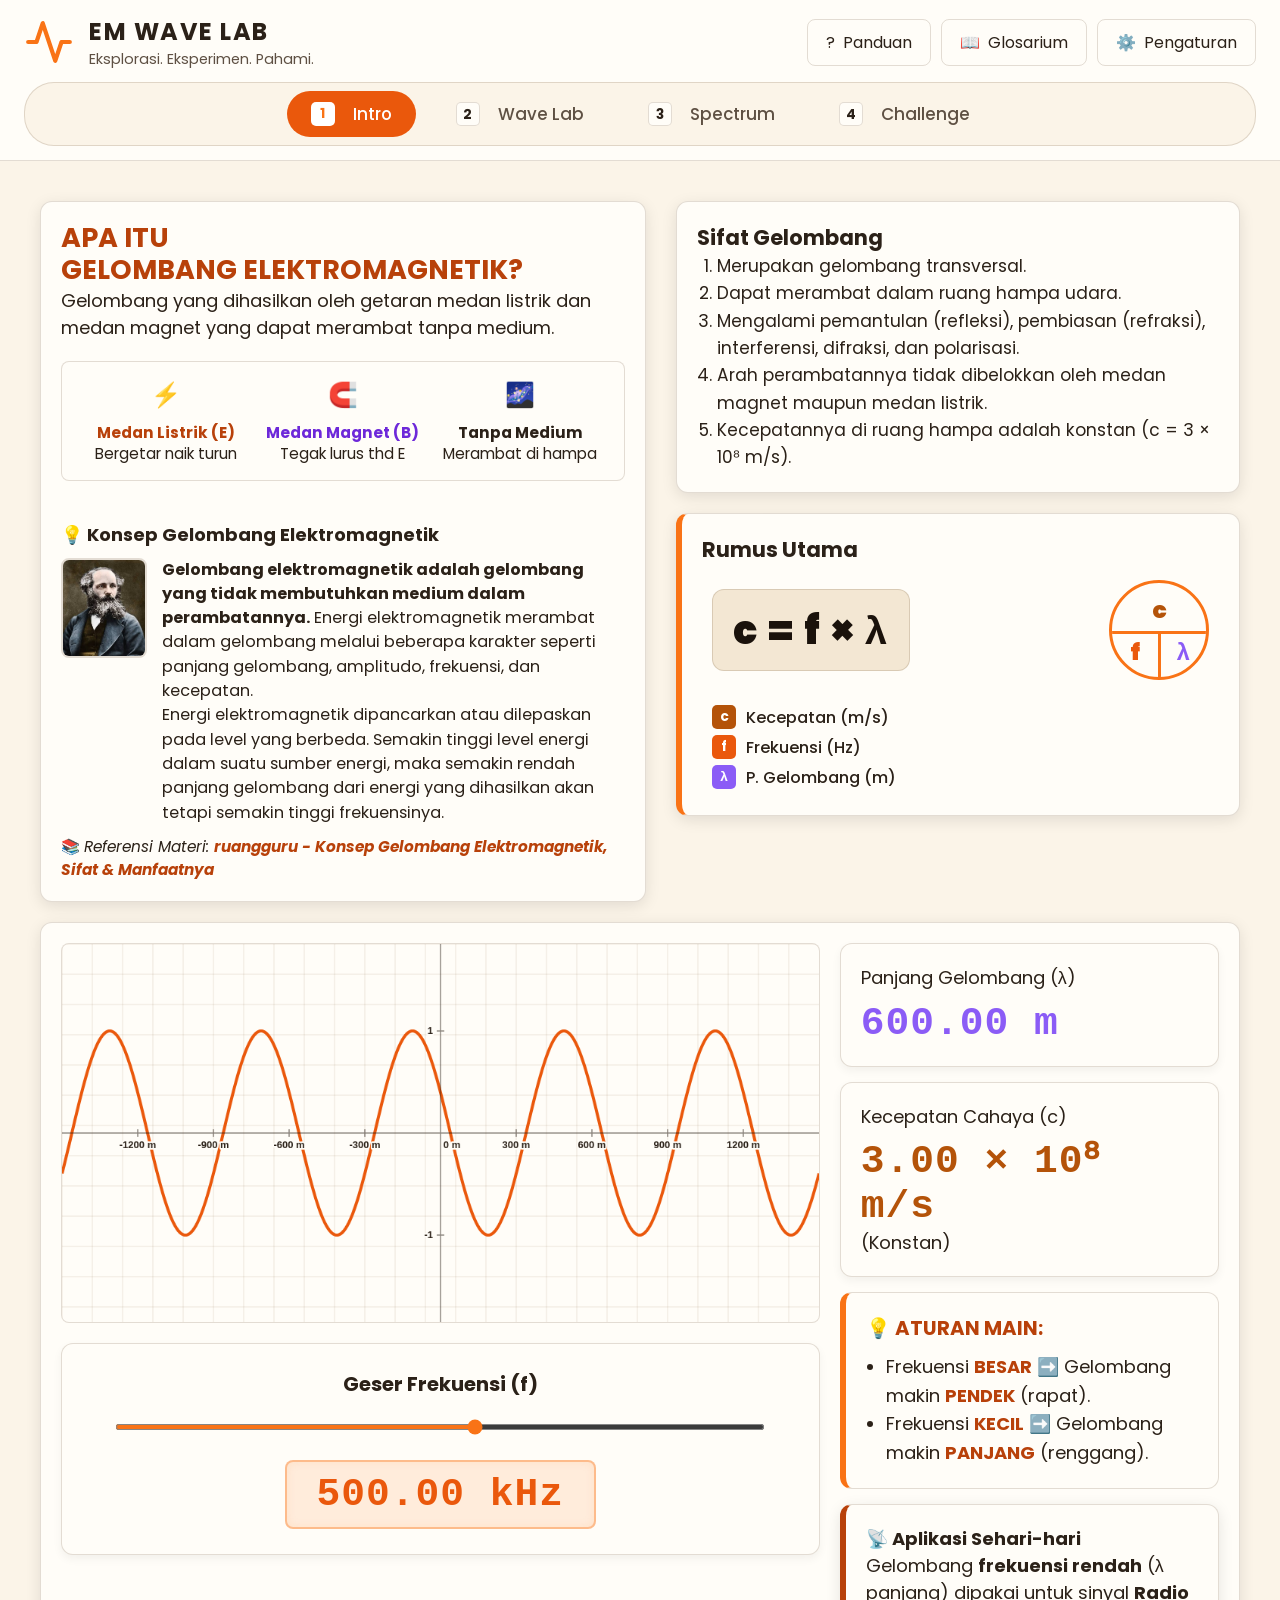
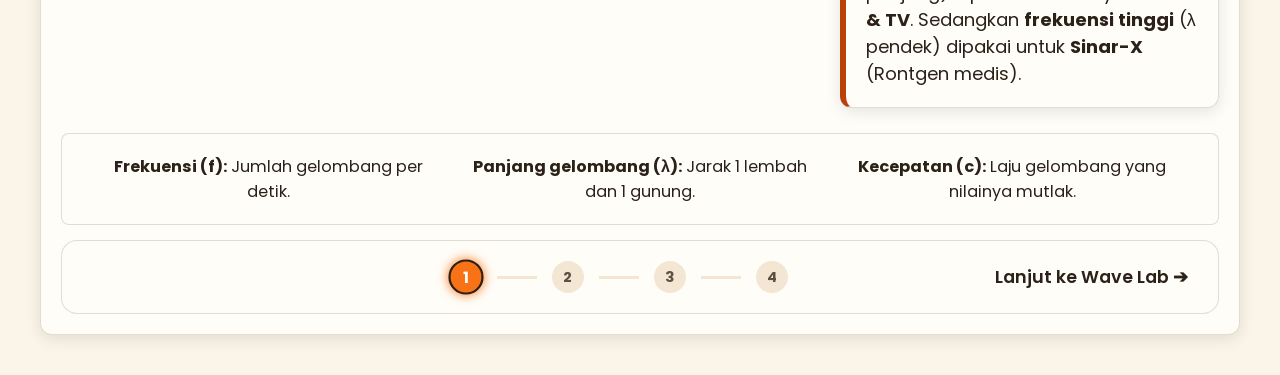
<file: index.html>
<!doctype html>
<html lang="id">
  <head>
    <meta charset="UTF-8" />
    <meta name="viewport" content="width=device-width, initial-scale=1.0" />
    <title>EM WAVE LAB - Interactive</title>
    <link href="https://fonts.googleapis.com/css2?family=Poppins:wght@300;400;500;600;700&display=swap" rel="stylesheet" />
    <link rel="stylesheet" href="css/base.css" />
    <link rel="stylesheet" href="css/Page1.css" />
    <link rel="stylesheet" href="css/Page2.css" />
    <link rel="stylesheet" href="css/Page3.css" />
    <link rel="stylesheet" href="css/Page4.css" />
    <link rel="stylesheet" href="css/responsive.css" />
  </head>
  <body>
    <header class="top-header">
      <div class="logo">
        <svg class="pulse-icon" viewBox="0 0 24 24" fill="none" stroke="currentColor" stroke-width="2" stroke-linecap="round" stroke-linejoin="round">
          <path d="M22 12h-4l-3 9L9 3l-3 9H2"></path>
        </svg>
        <div class="logo-text">
          <h1>EM WAVE LAB</h1>
          <p data-i18n="logo_sub">Eksplorasi. Eksperimen. Pahami.</p>
        </div>
      </div>

      <nav class="nav-links">
        <button class="nav-btn active" data-goto="1"><span class="badge">1</span> <span data-i18n="nav_intro">Intro</span></button>
        <button class="nav-btn" data-goto="2"><span class="badge">2</span> <span data-i18n="nav_lab">Wave Lab</span></button>
        <button class="nav-btn" data-goto="3"><span class="badge">3</span> <span data-i18n="nav_spec">Spectrum</span></button>
        <button class="nav-btn" data-goto="4"><span class="badge">4</span> <span data-i18n="nav_challenge">Challenge</span></button>
      </nav>

      <div class="top-actions">
        <button class="action-btn" data-modal-open="modal-panduan"><span>?</span> <span data-i18n="btn_guide">Panduan</span></button>
        <button class="action-btn" data-modal-open="modal-glosarium"><span>📖</span> <span data-i18n="btn_glossary">Glosarium</span></button>
        <button class="action-btn" data-modal-open="modal-pengaturan"><span>⚙️</span> <span data-i18n="btn_settings">Pengaturan</span></button>
      </div>
    </header>

    <div id="modal-panduan" class="modal-overlay">
      <div class="modal-content">
        <div class="modal-header">
          <h3>? <span data-i18n="modal_guide_title">Panduan Penggunaan</span></h3>
          <button class="close-btn" data-modal-close>✕</button>
        </div>
        <div class="modal-body">
          <p><strong data-i18n="modal_guide_p1">Page 1 (Intro):</strong> <span data-i18n="modal_guide_d1"></span></p>
          <p><strong data-i18n="modal_guide_p2">Page 2 (Wave Lab):</strong> <span data-i18n="modal_guide_d2"></span></p>
          <p><strong data-i18n="modal_guide_p3">Page 3 (Spectrum):</strong> <span data-i18n="modal_guide_d3"></span></p>
          <p><strong data-i18n="modal_guide_p4">Page 4 (Challenge):</strong> <span data-i18n="modal_guide_d4"></span></p>
        </div>
      </div>
    </div>

    <div id="modal-glosarium" class="modal-overlay">
      <div class="modal-content">
        <div class="modal-header">
          <h3>📖 <span data-i18n="btn_glossary">Glosarium</span></h3>
          <button class="close-btn" data-modal-close>✕</button>
        </div>
        <div class="modal-body">
          <ul>
            <li><strong data-i18n="glo_freq_title">Frekuensi (f):</strong> <span data-i18n="glo_freq_desc"></span></li>
            <li><strong data-i18n="glo_wave_title">Panjang Gelombang (λ):</strong> <span data-i18n="glo_wave_desc"></span></li>
            <li><strong data-i18n="glo_amp_title">Amplitudo (A):</strong> <span data-i18n="glo_amp_desc"></span></li>
          </ul>
        </div>
      </div>
    </div>

    <div id="modal-pengaturan" class="modal-overlay">
      <div class="modal-content">
        <div class="modal-header">
          <h3>⚙️ <span data-i18n="btn_settings">Pengaturan</span></h3>
          <button class="close-btn" data-modal-close>✕</button>
        </div>
        <div class="modal-body settings-body">
          <div class="setting-item">
            <div>
              <strong data-i18n="set_lang">Bahasa / Language</strong>
              <p class="text-sm" data-i18n="set_lang_desc"></p>
            </div>
            <button class="toggle-btn" id="btn-lang">ID</button>
          </div>
          <div class="setting-item">
            <div>
              <strong data-i18n="set_perf">Kualitas Animasi</strong>
              <p class="text-sm" data-i18n="set_perf_desc"></p>
            </div>
            <button class="toggle-btn" id="btn-fps">60 FPS</button>
          </div>
        </div>
      </div>
    </div>

    <!-- Page 1-4 dimuat otomatis dari folder pages/ -->
    <main id="app"></main>

    <script type="module" src="js/Main/App.js"></script>
  </body>
</html>
</file>
<file: css/base.css>
/* ===== VARIABEL, RESET, HEADER, MODAL, KOMPONEN BERSAMA ===== */
:root {
  /* ===== PALET TUNGGAL: KREM + ORANYE (tanpa dark mode) ===== */
  --bg-color: #FBF4E8;        /* krem hangat: latar halaman */
  --card-bg: #FFFDF8;         /* krem sangat terang: latar kartu */
  --card-bg-light: #F3E7D3;   /* krem lebih tua: aksen, tombol nonaktif */

  --primary: #F97316;         /* oranye: tombol, garis, latar aktif */
  --primary-hover: #EA580C;   /* oranye tua: hover */
  --primary-text: #B8410A;    /* oranye gelap: KHUSUS teks (kontras >5:1 di atas krem) */

  --cyan: #B8410A;            /* nama lama; dipakai untuk Medan Listrik (E) */
  --orange: #D97706;
  --purple: #6D28D9;          /* Medan Magnet (B), ungu tua agar terbaca */
  --green: #15803D;

  --text-main: #2B2118;       /* cokelat hampir hitam: teks utama (kontras >14:1) */
  --text-muted: #5E5043;      /* cokelat sedang: teks sekunder (kontras >7:1) */
  --text-highlight: #1A120B;

  --border: rgba(80, 50, 20, 0.16);
  --border-light: rgba(80, 50, 20, 0.28);
  --border-color: var(--border);   /* alias: Page1.css memakai nama ini */
  --text-color: var(--text-main);  /* alias: Page1.css memakai nama ini */
  --modal-bg: rgba(43, 33, 24, 0.55);

  --locked-bg: linear-gradient(135deg, rgba(249,115,22,0.08) 0%, rgba(217,119,6,0.08) 100%);
  --locked-border: rgba(249, 115, 22, 0.35);
  --locked-title: #B8410A;

  --base-font: 18px;
}

* { margin: 0; padding: 0; box-sizing: border-box; font-family: "Poppins", sans-serif; }
body {
  background-color: var(--bg-color); color: var(--text-main);
  overflow-x: hidden; font-size: var(--base-font);
  transition: background-color 0.3s, color 0.3s;
}

/* ---- Utilities ---- */
.cyan-text { color: var(--cyan); }
.purple-text { color: var(--purple); }
.orange-text { color: var(--orange); }
.green-text { color: var(--green); }
.highlight-text { color: var(--text-highlight); }
.dim-text { color: var(--text-muted); font-weight: normal; font-size: 0.9em; }
.font-bold { font-weight: 600; }
.mb-2 { margin-bottom: 10px; }
.mb-4 { margin-bottom: 20px; }
.text-sm { font-size: 0.95rem; line-height: 1.6; color: var(--text-muted); }
.text-lg { font-size: 1.1rem; line-height: 1.6; color: var(--text-muted); }
.bg-blue { background: var(--primary); } /* Kelas bernama bg-blue sekarang akan memunculkan warna Oranye */

/* ---- Modal ---- */
.modal-overlay {
  position: fixed; inset: 0; background: var(--modal-bg); display: none; z-index: 1000;
  align-items: center; justify-content: center; opacity: 0; transition: opacity 0.3s;
}
.modal-overlay.active { display: flex; opacity: 1; }
.modal-content {
  background: var(--card-bg); padding: 30px; border-radius: 16px; border: 1px solid var(--border);
  min-width: 400px; max-width: 600px; max-height: 90vh; overflow-y: auto;
  transform: translateY(-20px); transition: transform 0.3s, background-color 0.3s;
}
.modal-overlay.active .modal-content { transform: translateY(0); }
.modal-header {
  display: flex; justify-content: space-between; align-items: center;
  margin-bottom: 20px; border-bottom: 1px solid var(--border); padding-bottom: 10px;
}
.modal-header h3 { font-size: 1.4rem; color: var(--primary-text); }
.close-btn { background: transparent; border: none; color: var(--text-main); font-size: 1.5rem; cursor: pointer; }
.modal-body p { margin-bottom: 10px; font-size: 1.1rem; line-height: 1.6; color: var(--text-muted); }
.modal-body ul { margin-left: 20px; line-height: 1.8; color: var(--text-muted); }
.modal-body li strong, .modal-body p strong { color: var(--text-main); }
.settings-body { display: flex; flex-direction: column; gap: 20px; }
.setting-item {
  display: flex; justify-content: space-between; align-items: center; gap: 20px;
  padding-bottom: 15px; border-bottom: 1px solid var(--border);
}
.setting-item:last-child { border-bottom: none; }
.toggle-btn {
  padding: 8px 20px; border-radius: 20px; border: 2px solid var(--primary);
  background: rgba(249, 115, 22, 0.1); color: var(--text-main); font-weight: bold;
  cursor: pointer; font-size: 1rem; transition: 0.3s; width: 120px;
}
.toggle-btn:hover { background: var(--primary-hover); color: white; }

/* ---- Header ---- */
.top-header {
  display: flex; justify-content: space-between; align-items: center; padding: 20px 40px;
  background-color: var(--card-bg); border-bottom: 1px solid var(--border);
  position: sticky; top: 0; z-index: 100; transition: background-color 0.3s;
}
.logo { display: flex; align-items: center; gap: 15px; }
.pulse-icon { width: 50px; height: 50px; color: var(--primary); }
.logo-text h1 { font-size: 1.5rem; font-weight: 700; letter-spacing: 1.5px; }
.logo-text p { font-size: 0.9rem; color: var(--text-muted); }
.nav-links {
  display: flex; gap: 10px; background: var(--bg-color); padding: 8px;
  border-radius: 30px; border: 1px solid var(--border); transition: background-color 0.3s;
}
.nav-btn {
  background: transparent; color: var(--text-muted); border: none; padding: 10px 24px;
  border-radius: 25px; cursor: pointer; transition: 0.3s; font-size: 1.05rem; font-weight: 500;
  display: flex; align-items: center; gap: 8px;
}
.nav-btn.active { background: var(--primary-hover); color: white; }
.badge {
  background: var(--card-bg); 
  color: var(--text-main) !important; 
  border-radius: 50%; width: 24px; height: 24px;
  display: inline-flex; justify-content: center; align-items: center; 
  font-size: 0.85rem;
  border: 1px solid var(--border); 
}

/* Saat menu aktif, teks badge mengikuti oranye */
.nav-btn.active .badge { 
  background: white !important; 
  color: var(--primary) !important; 
  font-weight: bold; 
  border: none; 
}
.top-actions { display: flex; gap: 15px; }
.action-btn {
  background: transparent; border: 1px solid var(--border); color: var(--text-main);
  padding: 10px 18px; border-radius: 8px; font-size: 1rem; cursor: pointer;
  display: flex; align-items: center; gap: 8px; transition: 0.2s;
}
.action-btn:hover { background: var(--border-light); }

/* ---- Layout halaman ---- */
.page { display: none; padding: 40px; animation: fadeIn 0.4s ease; }
.page.active { display: block; }
.container { display: flex; gap: 50px; max-width: 1400px; margin: 0 auto; }
@keyframes fadeIn { from { opacity: 0; transform: translateY(10px); } to { opacity: 1; transform: translateY(0); } }

.tag-header { display: flex; align-items: center; gap: 15px; margin-bottom: 5px; }
.tag-header.no-margin { margin-bottom: 0; }
.tag { white-space: nowrap; padding: 6px 16px; border-radius: 8px; font-size: 1rem; font-weight: 700; color: white; }
.tag-text { color: var(--primary-text); font-weight: 600; letter-spacing: 1px; font-size: 1.1rem; }

/* Header judul Page 2, 3, 4 */
.p2-header {
  display: flex; justify-content: space-between; align-items: center; background: var(--card-bg);
  padding: 20px 30px; border-radius: 16px; border: 1px solid var(--border); transition: background-color 0.3s;
}
.p2-title { font-size: 1.5rem; }
.p2-subtitle { font-size: 1.05rem; color: var(--text-muted); margin-top: 5px; }

/* ---- Navigasi bawah (Page 2, 3, 4) ---- */
.bottom-nav {
  display: flex; justify-content: space-between; align-items: center; background: var(--card-bg);
  padding: 20px 30px; border-radius: 16px; border: 1px solid var(--border);
  margin-top: 15px; transition: background-color 0.3s;
}
.btn-text { background: transparent; border: none; color: var(--text-main); cursor: pointer; font-size: 1.1rem; font-weight: 600; transition: 0.2s; }
.btn-text:hover { color: var(--primary-text); }
.pagination { display: flex; align-items: center; gap: 15px; }
.pagination [data-goto] { cursor: pointer; transition: 0.2s; }
.pagination [data-goto]:hover { transform: scale(1.1); }
.dot {
  width: 32px; height: 32px; border-radius: 50%; display: flex; justify-content: center; align-items: center;
  font-size: 0.9rem; font-weight: bold; background: var(--card-bg-light); color: var(--text-muted);
}
.dot.active { background: var(--primary); color: #fff; }
.dot.current { border: 2px solid var(--text-main); box-shadow: 0 0 10px var(--primary); transform: scale(1.1); }
.line { width: 40px; height: 3px; background: var(--primary); }
.line.dim { background: var(--card-bg-light); }

@media (max-width: 900px) {
  .container { flex-direction: column; }
  .top-header { flex-wrap: wrap; gap: 20px; }
}


/* Status halaman yang sudah dilewati */
/* .nav-btn.completed .badge {
  background-color: #10b981; 
  color: transparent;
  position: relative;
} */

/*Mengubah angka menjadi ikon centang untuk yang sudah selesai*/
/* .nav-btn.completed .badge::after {
  content: "✔";
  color: white;
  position: absolute;
  left: 50%;
  top: 50%;
  transform: translate(-50%, -50%);
  font-size: 12px;
} */
</file>
<file: css/Page1.css>
/* Warna rumus c = f × λ: tiga warna berbeda supaya mudah dibedakan.
   Ungu hanya satu (λ, versi muda); Medan Magnet (B) tetap ungu tua di Page 2. */
.page1-container {
    --c-color: #B45309;   /* c  : cokelat keemasan */
    --f-color: #EA580C;   /* f  : oranye */
    --l-color: #8B5CF6;   /* λ  : ungu muda */
}

.page1-container {
    max-width: 1400px; /* Dikunci agar lebarnya sama persis dengan halaman lain */
    margin: 0 auto;
    padding: 40px; /* Samakan padding dengan halaman utama lainnya */
    box-sizing: border-box;
    width: 100%;
    color: var(--text-main);
}

.top-section {
    display: flex;
    gap: 30px; /* Jarak antar kolom kiri dan kanan */
    margin-bottom: 20px;
    width: 100%;
}

.left-card {
    flex: 1;
    width: 50%; /* Membagi rata lebar kolom kiri */
    min-width: 0; /* Mencegah elemen flex melar keluar */
    display: flex;
    flex-direction: column;
}

.left-card.fact-box h2, 
.left-card.fact-box h2 .text-e {
    color: var(--primary-text) !important;
}

.right-column {
    flex: 1;
    width: 50%; /* Membagi rata lebar kolom kanan */
    min-width: 0;
    display: flex;
    flex-direction: column;
    gap: 20px;
}

/* --- KARTU (CARDS) --- */
.card {
    background-color: var(--card-bg);
    border-radius: 12px;
    padding: 20px;
    box-shadow: 0 4px 15px rgba(0, 0, 0, 0.1); 
    border: 1px solid var(--border-color);
}

/* Teks spesifik yang butuh penyesuaian warna */
.text-e { color: var(--cyan); } /* Medan listrik = oranye (sama dgn Page 2) */
.text-b { color: var(--purple); } /* Medan magnet = ungu (sama dgn Page 2) */

/* --- IKON HORIZONTAL --- */
.feature-horizontal-card {
    display: flex;
    justify-content: space-between;
    align-items: flex-start;
    background-color: var(--card-bg); /* Mengikuti tema */
    padding: 15px 20px;
    border-radius: 8px;
    border: 1px solid var(--border-color);
    margin: 20px 0;
    gap: 10px;
}

.feature-item-h {
    display: flex;
    flex-direction: column;
    align-items: center;
    text-align: center;
    flex: 1;
}

.feature-item-h .icon-circle {
    font-size: 24px;
    margin-bottom: 10px;
}

.feature-item-h .feature-text {
    font-size: 0.85em;
    line-height: 1.4;
}

/* --- KOTAK KONSEP --- */
.concept-box {
    margin-top: 20px;
}
.concept-content {
    display: flex;
    gap: 15px;
    margin-top: 10px;
}
.concept-img {
    width: 100px;
    height: 100px;
    border-radius: 8px;
    object-fit: cover;
    border: 2px solid var(--border-color);
}
.concept-text {
    font-size: 0.9em;
    line-height: 1.5;
}
.concept-ref {
    margin-top: 10px;
    font-size: 0.85em;
}
.concept-ref a {
    color: var(--primary-text);
    text-decoration: none;
    font-weight: bold;
}

/* --- LIST SIFAT --- */
.sifat-list {
    color: var(--text-color); /* Mengikuti tema teks */
    line-height: 1.6;
    font-size: 0.95em;
    margin-left: 20px;
}

/* --- KOTAK RUMUS --- */
.note-box {
    border-left: 6px solid var(--primary); /* Aksen oranye tetap dipertahankan */
}

.rumus-title-header {
    color: var(--text-color);
}

.rumus-container {
    display: flex;
    align-items: center;
    justify-content: space-between;
    flex-wrap: wrap;
    gap: 20px;
    margin-top: 15px;
    padding: 0 10px;
}

.highlight-rumus {
    font-size: 2.2em;
    font-weight: 900;
    color: var(--text-highlight); /* Warna oranye agar terbaca di dark mode */
    background-color: var(--card-bg-light); /* krem solid agar teks jelas */
    padding: 10px 20px;
    border-radius: 12px;
    display: inline-block;
    letter-spacing: 2px;
    border: 1px solid var(--border-color);
}

/* --- LINGKARAN AJAIB --- */
.magic-circle {
    width: 100px;
    height: 100px;
    flex-shrink: 0;
    border-radius: 50%;
    border: 3px solid var(--primary);
    background-color: var(--card-bg); /* Mengikuti tema background kartu */
    display: flex;
    flex-direction: column;
    overflow: hidden;
}

.magic-top {
    flex: 1;
    display: flex;
    align-items: center;
    justify-content: center;
    border-bottom: 3px solid var(--primary);
    padding-top: 6px;
    font-weight: 900;
    font-size: 1.3em;
    color: var(--c-color);
}

.magic-bottom {
    flex: 1;
    display: flex;
}

.magic-bottom .magic-f, 
.magic-bottom .magic-l {
    flex: 1;
    display: flex;
    align-items: center;
    justify-content: center;
    padding: 0 0 8px;      /* naik sedikit: kuadran bawah sempit karena melengkung */
    font-weight: 900;
    font-size: 1.3em;
}

.magic-bottom .magic-f {
    border-right: 3px solid var(--primary);
    color: var(--f-color);
}

.magic-bottom .magic-l {
    color: var(--l-color);
}

/* --- LEGENDA RUMUS --- */
.rumus-legend p {
    margin: 5px 0;
    font-size: 0.9em;
    display: flex;
    align-items: center;
    font-weight: 500;
}

.badge {
    display: inline-block;
    width: 24px;
    height: 24px;
    line-height: 24px;
    text-align: center;
    border-radius: 5px;
    color: white;
    font-weight: bold;
    margin-right: 10px;
}
.badge-c { background: var(--c-color); }
.badge-f { background: var(--f-color); }
.badge-l { background: var(--l-color); }

/* --- BAGIAN BAWAH (SIMULASI) --- */
.bottom-content-wrapper {
    display: flex;
    gap: 20px;
    align-items: stretch;
}

.left-sim {
    flex: 2;
    display: flex;
    flex-direction: column;
}

.right-info {
    flex: 1;
    display: flex;
    flex-direction: column;
    gap: 15px;
}

/* --- CANVAS & SLIDER --- */
.graph-area {
    background-color: var(--card-bg);
    border-radius: 8px;
    border: 1px solid var(--border-color);
    margin-bottom: 20px;
    overflow: hidden;
    width: 100%;
    display: flex;
    justify-content: center;
}

.graph-area canvas {
    width: 100%;
    max-width: 900px; 
    height: auto;
    display: block;
}

/* KOTAK SLIDER (Dibuat lebar dan rapi ke tengah) */
.slider-container {
    background-color: var(--card-bg);
    padding: 25px 30px;
    border-radius: 12px;
    border: 1px solid var(--border-color);
    box-shadow: 0 4px 10px rgba(0,0,0,0.05);
    display: flex;
    flex-direction: column;
    align-items: center; /* Memaksa semua elemen ke tengah */
    text-align: center;
}

.slider-container label {
    font-weight: bold;
    font-size: 1.1em;
    margin-bottom: 15px;
    align-self: center; /* Mengubah posisi teks dari kiri ke tengah */
}

.slider-container input[type=range] {
    width: 100%; /* Memaksa slider merentang sepanjang kotak */
    max-width: 650px; /* Agar tidak terlalu melar di layar besar */
    margin: 10px 0 20px 0;
    height: 6px;
    cursor: pointer;
}
/* Desain UI Angka Dinamis (Membesar & Monospace) */
.val-display {
    font-size: 2.2em !important; /* Ukuran Super Besar */
    font-weight: 900;
    font-family: 'Courier New', Courier, monospace; /* Gaya Digital/Code */
    margin-top: 10px;
    letter-spacing: 1px;
}

/* Sorotan Khusus untuk Angka Frekuensi */
#display-f {
    background: rgba(249, 115, 22, 0.12); /* latar oranye transparan */
    color: var(--f-color) !important;
    padding: 10px 30px;
    border-radius: 8px;
    border: 2px solid rgba(249, 115, 22, 0.4);
    box-shadow: inset 0 0 10px rgba(249,115,22,0.1);
}

/* --- KOTAK PARAMETER (PANJANG GELOMBANG & KECEPATAN) --- */
.parameter-cards {
    display: flex;
    flex-direction: column;
    gap: 15px;
    /* Hilangkan background pembungkus agar kartu di dalamnya bisa memenuhi ruang */
    background: transparent !important; 
    border: none !important;
    padding: 0 !important;
    margin: 0 !important;
}

/* Kartu Individual Parameter (Lebih estetik) */
.control-box.constant-box {
    background-color: var(--card-bg);
    border: 1px solid var(--border-color);
    padding: 20px;
    border-radius: 12px;
    box-shadow: 0 4px 10px rgba(0,0,0,0.05);
    display: flex;
    flex-direction: column;
    justify-content: center;
}

.box-lambda { border-left: 6px solid var(--l-color); }
.box-c { border-left: 6px solid var(--c-color); }

/* Warna khusus angka di dalam kartu parameter */
.box-lambda .val-display { color: var(--l-color); }
.box-c .val-display { color: var(--c-color); margin-top: 5px; }

/* --- ATURAN MAIN & APLIKASI --- */
.highlight-aturan {
    background-color: var(--card-bg);
    border: 1px solid var(--border-color);
    border-left: 6px solid var(--primary);
    border-radius: 12px;
    padding: 20px;
}

.aturan-title {
    margin: 0 0 10px 0;
    color: var(--primary-text);
    font-size: 1.1em;
    font-weight: bold;
}

.aturan-list {
    margin: 0;
    padding-left: 20px;
    line-height: 1.6;
}

.fun-fact-box {
    background-color: var(--card-bg);
    border: 1px solid var(--border-color);
    border-left: 6px solid var(--cyan);
    padding: 20px;
    border-radius: 12px;
    margin-top: auto; 
}

/* --- KAMUS BAWAH --- */
.kamus-istilah-bawah {
    display: flex;
    justify-content: space-between;
    align-items: center;
    flex-wrap: wrap;
    width: 100%;
    margin-top: 25px;
    padding: 15px 20px;
    background-color: var(--card-bg);
    border-left: 6px solid var(--cyan);
    border-radius: 8px;
    box-sizing: border-box;
    border: 1px solid var(--border-color);
}

.kamus-istilah-bawah p {
    margin: 5px 10px;
    font-size: 0.9em;
    flex: 1;
    text-align: center;
}
/* Slider mengikuti warna oranye */
.slider-container input[type=range] { accent-color: var(--primary); }

/* Huruf c / f / λ di legenda harus putih (base.css memaksa teks gelap untuk badge navbar) */
.rumus-legend .badge { color: #fff !important; border: none; }
</file>
<file: css/Page2.css>
/* ===== PAGE 2: MEDAN LISTRIK, MEDAN MAGNET, GELOMBANG ELEKTROMAGNETIK ===== */

.container-p2 { flex-direction: column; gap: 30px; }
.btn-outline {
  background: transparent; border: 2px solid var(--border-light); color: var(--text-main);
  padding: 10px 24px; border-radius: 8px; font-size: 1.05rem; cursor: pointer;
  display: flex; align-items: center; gap: 8px; font-weight: 600;
}
.btn-outline:hover { background: var(--card-bg-light); }
.btn-outline:focus-visible { outline: 2px solid var(--cyan); outline-offset: 2px; }

/* ---- Kotak besar (dipakai Box 1, 2, 3) ---- */
.p2-fields { display: grid; grid-template-columns: 1fr 1fr; gap: 30px; align-items: stretch; }
.p2-fields > * { min-width: 0; }
.p2-box {
  background: var(--card-bg); border: 1px solid var(--border); border-radius: 16px; padding: 30px;
  display: flex; flex-direction: column; gap: 20px; transition: background-color 0.3s;
}
.p2-box-title { font-size: 1.35rem; }
.p2-fields .p2-box > .sub-card:last-child { flex: 1; }

/* ---- Kartu di dalam kotak besar ---- */
.sub-card {
  background: var(--bg-color); border: 1px solid var(--border); border-radius: 12px; padding: 20px;
  display: flex; flex-direction: column; gap: 14px; transition: background-color 0.3s;
}
.sub-card h4 { font-size: 1.05rem; }
/* Kartu "Memahami rumus" bisa dilipat (tag <details>) supaya halaman tidak terlalu panjang */
details.mat-card { display: block; }
.mat-card > summary {
  cursor: pointer; list-style: none; display: flex; align-items: center; justify-content: space-between; gap: 12px;
}
.mat-card > summary::-webkit-details-marker { display: none; }
.mat-card > summary::after {
  content: "▾"; font-size: 1.1rem; color: var(--primary-text); transition: transform 0.2s;
}
.mat-card:not([open]) > summary::after { transform: rotate(-90deg); }
.mat-card > summary:focus-visible { outline: 2px solid var(--primary); outline-offset: 4px; border-radius: 6px; }
.mat-body { display: flex; flex-direction: column; gap: 18px; margin-top: 14px; }

/* ---- Rumus dan keterangan ---- */
.formula-pair { display: grid; grid-template-columns: 1fr 1fr; gap: 20px; }
.formula-pair.single { grid-template-columns: 1fr; }
.formula-eq {
  font-family: "Times New Roman", serif; font-style: italic; font-size: 1.5rem; text-align: center;
  padding: 10px 6px; margin-bottom: 10px; border-radius: 10px; background: var(--card-bg);
  border: 1px solid var(--border);
}
.legend { list-style: none; display: flex; flex-direction: column; margin-top: 14px; font-size: 0.95rem; line-height: 1.5; }
.legend li {
  display: grid; grid-template-columns: 70px 1fr auto;   /* simbol | keterangan | satuan */
  align-items: center; column-gap: 16px; padding: 12px 2px;
  border-bottom: 1px solid var(--border);
}
.leg-sym  { font-weight: 700; color: var(--text-main); }
.leg-name { color: var(--text-muted); }
.leg-unit { font-weight: 700; color: var(--text-main); text-align: right; white-space: nowrap; }

/* ---- Simulasi (Box 1 dan Box 2) ---- */
.sim-canvas {
  width: 100%; height: 240px; display: block; border-radius: 10px;
  background: var(--card-bg); border: 1px solid var(--border);
}
.sim-stage { position: relative; }
#e-canvas { height: 320px; }
#b-canvas { height: 340px; }

.sim-control { display: grid; grid-template-columns: minmax(80px, auto) 1fr 72px; align-items: center; gap: 12px; font-size: 0.95rem; }
.sim-control output { text-align: right; font-weight: 600; }
.sim-result {
  display: flex; justify-content: space-between; align-items: baseline; gap: 12px;
  padding: 12px 16px; border-radius: 10px; border: 1px solid var(--border-light);
}
.sim-result strong { font-size: 1.3rem; text-align: right; }
.sim-result strong sup { font-size: 0.65em; }
.res-cyan { background: rgba(249, 115, 22, 0.1); border-color: var(--cyan); }
.res-cyan strong { color: var(--cyan); }
.res-purple { background: rgba(109, 40, 217, 0.1); border-color: var(--purple); }
.res-purple strong { color: var(--purple); }

/* kolom kanan atas: kotak hasil + slider, selebar sama */
.sim-overlay {
  position: absolute; top: 12px; right: 12px;
  width: min(66%, 380px);
  display: flex; flex-direction: column; gap: 10px;
}
.sim-overlay.overlay-b { width: min(58%, 340px); }
.sim-overlay .sim-result,
.sim-overlay .sim-control { width: 100%; box-sizing: border-box; }   /* padding tidak mengubah lebar */
.sim-overlay .sim-result {
  padding: 14px 18px;
  background: linear-gradient(rgba(249, 115, 22, 0.1), rgba(249, 115, 22, 0.1)), var(--card-bg);
}
.sim-overlay .sim-result.res-purple {
  background: linear-gradient(rgba(109, 40, 217, 0.1), rgba(109, 40, 217, 0.1)), var(--card-bg);
}
.sim-overlay .sim-result span { white-space: nowrap; }   /* label tidak turun baris */
.sim-overlay .sim-result strong { font-size: 1.2rem; white-space: nowrap; }
.sim-overlay .sim-control {
  padding: 10px 14px; border-radius: 10px;
  border: 1px solid var(--border-light); background: var(--card-bg);
}

/* kotak muatan / arah arus: pojok kiri atas */
.sim-charge {
  position: absolute; top: 12px; left: 12px;
  display: flex; flex-direction: column; justify-content: center; gap: 6px;
  padding: 8px 12px; border-radius: 10px;
  border: 1px solid var(--border-light); background: var(--card-bg);
}
.sim-charge-label { font-size: 1rem; color: var(--text-muted); }
.charge-toggle { display: flex; gap: 6px; }
.charge-btn {
  width: 36px; height: 32px; border-radius: 8px; cursor: pointer;
  font: 700 1.1rem Poppins, sans-serif; line-height: 1;
  border: 1px solid var(--border-light); background: transparent; color: var(--text-muted);
}
.charge-btn.pos.active { background: #ef4444; border-color: #ef4444; color: #fff; }
.charge-btn.neg.active { background: #3b82f6; border-color: #3b82f6; color: #fff; }
.charge-btn:focus-visible { outline: 2px solid var(--cyan); outline-offset: 2px; }

/* tombol arah arus (Box 2) */
.dir-btn {
  width: 36px; height: 32px; border-radius: 8px; cursor: pointer;
  font: 700 1.2rem Poppins, sans-serif; line-height: 1;
  border: 1px solid var(--border-light); background: transparent; color: var(--text-muted);
}
.dir-btn.active { background: var(--purple); border-color: var(--purple); color: #fff; }
.dir-btn:focus-visible { outline: 2px solid var(--purple); outline-offset: 2px; }
.dir-cap { font-size: 0.8rem; color: var(--text-muted); }

/* ---- Slider ---- */
.p2-slider {
  --accent: var(--cyan);
  -webkit-appearance: none; appearance: none; width: 100%; height: 6px; border-radius: 3px;
  background: var(--card-bg-light); outline: none;
}
.p2-slider.accent-purple { --accent: var(--purple); }
.p2-slider.accent-orange { --accent: var(--orange); }
.p2-slider::-webkit-slider-thumb {
  -webkit-appearance: none; width: 18px; height: 18px; border-radius: 50%; cursor: pointer;
  background: var(--accent); border: 2px solid var(--card-bg); box-shadow: 0 0 8px var(--accent);
}
.p2-slider::-moz-range-thumb {
  width: 14px; height: 14px; border-radius: 50%; cursor: pointer;
  background: var(--accent); border: 2px solid var(--card-bg); box-shadow: 0 0 8px var(--accent);
}
.p2-slider:focus-visible { outline: 2px solid var(--accent); outline-offset: 5px; }

.sim-notes {
  list-style: none; display: flex; flex-direction: column; gap: 10px;
  font-size: 1rem; color: var(--text-muted); line-height: 1.6;
}
.sim-notes li { position: relative; padding-left: 20px; }
.sim-notes li::before {
  content: ""; position: absolute; left: 4px; top: 0.65em;
  width: 7px; height: 7px; border-radius: 50%; background: var(--cyan);
}

.sim-notes.notes-b li::before { background: var(--purple); }

/* ---- Box 3: gelombang elektromagnetik ---- */
.canvas-header { display: flex; justify-content: space-between; align-items: center; font-size: 1.1rem; font-weight: 500; }
.icon-info {
  display: inline-flex; width: 24px; height: 24px; border-radius: 50%; border: 1.5px solid var(--text-muted);
  justify-content: center; align-items: center; font-size: 0.9rem; color: var(--text-muted); cursor: pointer; font-weight: bold;
}
.tooltip-container { position: relative; }
.tooltip {
  position: absolute; right: 0; top: 35px; width: 250px; background: var(--card-bg-light);
  border: 1px solid var(--border); padding: 12px; border-radius: 8px; font-size: 0.95rem;
  opacity: 0; visibility: hidden; transition: 0.2s; z-index: 10; box-shadow: 0 4px 15px rgba(0, 0, 0, 0.2);
}
.tooltip-container:hover .tooltip, .tooltip-container:focus-within .tooltip { opacity: 1; visibility: visible; }

.wave-toolbar { display: flex; align-items: center; flex-wrap: wrap; gap: 12px 20px; }
.toolbar-actions { display: flex; gap: 10px; }
.toolbar-sep { width: 1px; align-self: stretch; background: var(--border-light); }
.btn-outline.btn-sm { padding: 8px 16px; font-size: 1rem; border-width: 1px; }
.wave-tabs { display: flex; gap: 10px; flex-wrap: wrap; }
.wave-tab {
  background: transparent; border: 1px solid var(--border-light); color: var(--text-muted);
  padding: 8px 18px; border-radius: 8px; font-size: 1rem; font-weight: 600; cursor: pointer; transition: 0.2s;
}
.wave-tab:hover { background: var(--card-bg-light); color: var(--text-main); }
.wave-tab.active { background: rgba(249, 115, 22, 0.2); border-color: var(--cyan); color: var(--cyan); }
.wave-tab:focus-visible, .zoom-btn:focus-visible { outline: 2px solid var(--cyan); outline-offset: 2px; }

.wave-grid { display: grid; grid-template-columns: 1fr 300px; gap: 30px; align-items: start; }
.wave-main { display: flex; flex-direction: column; gap: 16px; min-width: 0; }
.wave-side { display: flex; flex-direction: column; gap: 20px; }
.wave-sliders { display: grid; grid-template-columns: 1fr 1fr; gap: 24px; }
.sim-control.stack { grid-template-columns: 1fr auto; row-gap: 10px; }
.sim-control.stack .p2-slider { grid-column: 1 / -1; grid-row: 2; }

.canvas-wrapper {
  position: relative; background: var(--bg-color); height: 350px; border-radius: 12px;
  border: 1px solid var(--border); display: flex; align-items: center; transition: background-color 0.3s;
}
.y-labels { position: absolute; left: 15px; top: 12px; display: flex; flex-direction: column; font-size: 0.95rem; gap: 4px; z-index: 1; }
#wave-canvas-2d { width: 100%; height: 100%; display: block; }

.wave-controls {
  display: flex; flex-direction: column; gap: 14px;
  background: var(--bg-color); border: 1px solid var(--border);
  padding: 12px 16px; border-radius: 12px; transition: background-color 0.3s;
}
.zoom-controls {
  display: flex; align-items: center; justify-content: space-between;
  padding-bottom: 14px; border-bottom: 1px solid var(--border);
}
.zoom-label { font-size: 1rem; color: var(--text-muted); font-weight: 600; margin-right: 15px; }
.zoom-presets { display: flex; gap: 10px; margin: 0 20px; }
.zoom-btn {
  background: transparent; border: 1px solid transparent; color: var(--text-muted); padding: 8px 16px;
  border-radius: 6px; font-size: 1rem; cursor: pointer; font-weight: 600; transition: 0.2s;
}
.zoom-btn.action { border: 1px solid var(--border-light); color: var(--text-main); background: var(--card-bg-light); }
.zoom-btn:hover { background: var(--card-bg-light); color: var(--text-main); }
.zoom-btn.active { background: rgba(249, 115, 22, 0.2); border: 1px solid var(--cyan); color: var(--cyan); }
.zoom-btn:disabled { opacity: 0.4; cursor: not-allowed; }
.zoom-btn:disabled:hover { background: var(--card-bg-light); color: var(--text-main); }

/* ---- Sensor real-time dan kotak catatan ---- */
.values-card { background: var(--card-bg); padding: 25px; border-radius: 16px; border: 1px solid var(--border); transition: background-color 0.3s; }
.dynamic-card { border: 2px solid var(--cyan); box-shadow: 0 0 15px rgba(249, 115, 22, 0.1); }
.value-item { display: flex; flex-direction: column; gap: 4px; margin-bottom: 20px; }
.val-label { font-size: 1rem; color: var(--text-muted); }
.val-number { font-size: 2.2rem; font-weight: 700; }
.val-unit { font-size: 1.1rem; font-weight: 500; }
.note-card {
  display: flex; flex-direction: column; gap: 10px;
  background: rgba(245, 158, 11, 0.1); border: 1px solid rgba(245, 158, 11, 0.45);
  border-radius: 12px; padding: 16px;
}

/* Kolom kanan Box 3: kartu sensor setinggi kotak simulasi (350px), kotak kuning mengisi sisanya */
#box-wave .wave-grid { align-items: stretch; }
#box-wave .wave-side { gap: 16px; }
#box-wave .wave-side .values-card {
  height: 350px; padding: 16px 20px; overflow: hidden;
  display: flex; flex-direction: column;
}
#box-wave .wave-side .values-card h4 { font-size: 1rem; margin-bottom: 18px; }
#box-wave .wave-side .value-item { gap: 8px; margin-bottom: 24px; }
#box-wave .wave-side .val-label { font-size: 1rem; }
#box-wave .wave-side .val-number { font-size: 2.4rem; line-height: 1.15; }
#box-wave .wave-side .val-unit { font-size: 1.5rem; }
#box-wave .wave-side .values-card .text-sm { font-size: 0.8rem; line-height: 1.4; margin-top: auto; }
#box-wave .wave-side .note-card { flex: 1; padding: 12px 14px; gap: 6px; justify-content: center; }
#box-wave .wave-side .note-card .text-sm { font-size: 0.78rem; line-height: 1.35; }

/* ---- Responsif (harus paling bawah) ---- */
@media (max-width: 1100px) {
  .wave-grid { grid-template-columns: 1fr; }
  #box-wave .wave-grid { align-items: start; }
  #box-wave .wave-side .values-card { height: auto; }
}
@media (max-width: 900px) {
  .zoom-controls { flex-direction: column; gap: 15px; }
}
@media (max-width: 600px) {
  .sim-overlay, .sim-overlay.overlay-b { position: static; width: 100%; margin-top: 10px; }
  .formula-pair, .wave-sliders { grid-template-columns: 1fr; }
  .toolbar-sep { display: none; }
  .sim-control { grid-template-columns: 1fr auto; }
  .sim-control .p2-slider { grid-column: 1 / -1; grid-row: 2; }
  .p2-box { padding: 20px; }
}
</file>
<file: css/Page3.css>
/* ===== PAGE 3: SPECTRUM =====
   GANTI seluruh CSS Page 3 lama dengan file ini. Layout utama memakai kelas Page 2
   (p2-box, sub-card, wave-*, values-card, note-card, p2-slider, legend, dst). */
#page-3 [hidden] { display: none !important; }
#page-3 .p3-arrows { display: flex; justify-content: space-between; gap: 10px; font-size: 0.9rem; color: var(--text-muted); }
#page-3 .p3-scroll { overflow-x: auto; }
/* Panel info real-time: ringkas, tingginya mengikuti kotak slider di sebelah kirinya */
#page-3 .wave-grid { align-items: stretch; }
#page-3 .wave-side { gap: 14px; }
#page-3 .wave-side .values-card { padding: 14px 16px; }
#page-3 .wave-side .values-card h4 { font-size: 1rem; }


/* Kartu info (satu gelombang): setinggi isinya, jarak rapat */
#page-3 .wave-side .values-card.dynamic-card {
  position: static; flex: 1; overflow: visible;
  display: flex; flex-direction: column; padding: 14px 18px;
}
#page-3 .info-grid {
  flex: 0 0 auto; margin-top: 0;
  display: flex; flex-direction: column; justify-content: flex-start;
  gap: 8px;                          /* jarak antar bagian: ubah di sini */
}
#page-3 .info-grid .value-item { margin: 0; gap: 1px; }

/* Kotak simulasi meregang mengikuti tinggi kartu, sehingga dasarnya sejajar dengan box slider */
#page-3 .canvas-wrapper { height: auto; flex: 1; min-height: 220px; }
#page-3 .canvas-wrapper canvas { position: absolute; inset: 0; }

#page-3 .wave-side .values-card h4 { font-size: 1.05rem; margin-bottom: 8px; }

#page-3 .info-grid .value-item { margin: 0; gap: 2px; justify-content: flex-start; min-width: 0; }
#page-3 .info-grid .val-label { font-size: 0.85rem; line-height: 1.2; }
#page-3 .info-grid .val-number { font-size: 1.3rem; line-height: 1.2; white-space: nowrap; }
#page-3 .info-grid .val-sub {
  font-size: 0.85rem; font-weight: 500; line-height: 1.2;
  color: var(--text-muted);
}

/* Peta spektrum + penanda */
#page-3 .spec-map { position: relative; display: grid; grid-template-columns: repeat(7, 1fr); gap: 6px; padding-top: 30px; }
#page-3 .spec-map button {
  border: 2px solid transparent; 
  border-bottom: 5px solid var(--c);
  background: var(--bg-color); 
  color: var(--text-main);
  padding: 12px 4px; border-radius: 8px; 
  cursor: pointer;
  font: 600 0.95rem Poppins, sans-serif; 
  transition: 0.2s;
}
#page-3 .spec-map button:hover { background: var(--card-bg-light); }
#page-3 .spec-map button.on { background: var(--card-bg-light); border-color: var(--c); }
#page-3 .spec-map button:focus-visible { outline: 2px solid var(--cyan); outline-offset: 2px; }
#page-3 .spec-mark {
  position: absolute; top: 4px; width: 0; height: 0; transform: translateX(-50%); transition: left 0.15s;
  border-left: 12px solid transparent; border-right: 12px solid transparent; border-top: 18px solid var(--text-main);
}

/* Canvas */
#spectrum-canvas { width: 100%; height: 100%; display: block; }
#page-3 .ar-status-badge {
  position: absolute; top: 12px; right: 14px; z-index: 1; padding: 3px 12px; border-radius: 20px;
  font-size: 0.85rem; font-weight: 700; color: #ef4444; background: rgba(239, 68, 68, 0.15); border: 1px solid #ef4444;
}

/* Slider dengan tombol −/+ */
#page-3 .step-row { grid-column: 1 / -1; grid-row: 2; display: flex; align-items: center; gap: 10px; }
#page-3 .step-btn {
  width: 32px; height: 32px; flex-shrink: 0; border-radius: 8px; cursor: pointer; font: 700 1.1rem Poppins, sans-serif;
  background: var(--card-bg-light); border: 1px solid var(--border-light); color: var(--text-main); touch-action: none; transition: 0.2s;
}
#page-3 .step-btn:hover { border-color: var(--cyan); }
#page-3 .step-btn:focus-visible { outline: 2px solid var(--cyan); outline-offset: 2px; }

/* Bandingkan 2 gelombang */
#page-3 .cmp-bar { display: flex; gap: 14px; flex-wrap: wrap; align-items: flex-end; }
#page-3 .cmp-bar label { display: flex; flex-direction: column; gap: 4px; font-size: 0.95rem; color: var(--text-muted); }
#page-3 select {
  background: var(--card-bg-light); color: var(--text-main); border: 1px solid var(--border-light);
  border-radius: 8px; padding: 8px 12px; font: 1rem Poppins, sans-serif;
}
#page-3 table { border-collapse: collapse; width: 100%; font-size: 0.95rem; }
#page-3 th, #page-3 td { border: 1px solid var(--border); padding: 8px 12px; text-align: left; }
#page-3 th { background: var(--card-bg-light); }

/* Meter keamanan */
#page-3 .meter { position: relative; padding-top: 28px; }
#page-3 .meter-bar { height: 16px; border-radius: 8px; background: linear-gradient(90deg, #22c55e 0%, #22c55e 40%, #eab308 62%, #f97316 72%, #ef4444 85%, #9f1239 100%); }
#page-3 .meter-tick { position: absolute; top: 26px; bottom: -4px; width: 2px; background: var(--text-main); }
#page-3 .meter-tick span { position: absolute; top: 26px; left: 6px; font-size: 0.8rem; color: var(--text-muted); white-space: nowrap; }
#page-3 .safe-box { margin-top: 26px; }
#page-3 .tag-pill { display: inline-block; padding: 3px 12px; border-radius: 99px; font-weight: 700; font-size: 0.85rem; color: #000; margin-right: 6px; }

/* Contoh nyata */
#page-3 .ex-grp { border-left: 4px solid var(--c); padding-left: 14px; margin: 14px 0; }
#page-3 .ex-grp h4 { color: var(--c); margin-bottom: 8px; }
#page-3 .ex-pair { display: grid; grid-template-columns: repeat(auto-fit, minmax(260px, 1fr)); gap: 14px; }
#page-3 .ex-card { background: var(--card-bg); border: 1px solid var(--border); border-radius: 12px; overflow: hidden; }
#page-3 .ex-pic { height: 130px; display: flex; align-items: center; justify-content: center; font-size: 3rem; background: var(--card-bg-light); }
#page-3 .ex-pic img { width: 100%; height: 100%; object-fit: cover; }
#page-3 .ex-txt { padding: 12px 14px; font-size: 0.95rem; color: var(--text-muted); line-height: 1.5; }
#page-3 .ex-txt strong { display: block; color: var(--text-main); margin-bottom: 2px; }

/* Navigasi jenis gelombang di Contoh Nyata */
#page-3 .ex-nav { display: flex; align-items: center; justify-content: space-between; gap: 12px; }
#page-3 .ex-nav-title { flex: 1; text-align: center; font-weight: 700; font-size: 1.15rem; }
#page-3 .ex-nav-title small { margin-left: 8px; font-size: 0.85rem; font-weight: 600; color: var(--text-muted); }
#page-3 .ex-arrow {
  width: 44px; height: 44px; flex-shrink: 0; border-radius: 50%; cursor: pointer;
  display: flex; align-items: center; justify-content: center; padding-bottom: 3px;
  font: 700 1.6rem/1 Poppins, sans-serif;
  background: var(--card-bg-light); border: 1px solid var(--border-light); color: var(--text-main);
  transition: 0.2s;
}
#page-3 .ex-arrow:hover:not(:disabled) { border-color: var(--cyan); }
#page-3 .ex-arrow:focus-visible { outline: 2px solid var(--cyan); outline-offset: 2px; }
#page-3 .ex-arrow:disabled { opacity: 0.3; cursor: not-allowed; }

/* Judul grup pindah ke tengah di antara panah, jadi judul bawaan di dalam grup disembunyikan */
#page-3 .ex-grp > h4 { display: none; }

#page-3 .ex-nav-title small { display: block; margin-left: 0; }

/* Canvas B ikut memenuhi kotaknya (sebelumnya tidak punya ukuran) */
#spectrum-canvas, #spectrum-canvas-b { width: 100%; height: 100%; display: block; }

/* ===== Mode bandingkan ===== */
#page-3 #box-spec.is-cmp .wave-grid { grid-template-columns: 1fr 300px; gap: 16px 30px; align-items: stretch; }
#page-3 #box-spec.is-cmp .wave-main { display: contents; }

/* Kolom kiri: simulasi A, simulasi B, lalu slider (selebar simulasi) */
#page-3 #box-spec.is-cmp #wrap-a { grid-column: 1; grid-row: 1; }
#page-3 #box-spec.is-cmp #wrap-b { grid-column: 1; grid-row: 2; }
#page-3 #box-spec.is-cmp .canvas-wrapper { height: auto; min-height: 0; }
#page-3 #box-spec.is-cmp .canvas-wrapper canvas { position: absolute; inset: 0; }
#page-3 #box-spec.is-cmp .wave-controls { grid-column: 1; grid-row: 3; }

/* Kolom kanan: dua kartu, masing-masing satu baris dengan simulasinya */
#page-3 #side-cmp { display: contents; }

/* Kartu info mode bandingkan: lebih ringkas */
#page-3 #side-cmp .values-card.dynamic-card {
  position: static; inset: auto; overflow: visible; grid-column: 2;
  display: flex; flex-direction: column; padding: 12px 16px;
}

#page-3 #side-cmp .values-card.dynamic-card:nth-child(1) { grid-row: 1; }
#page-3 #side-cmp .values-card.dynamic-card:nth-child(2) { grid-row: 2; }

#page-3 #side-cmp .values-card h4 { font-size: 0.95rem; margin-bottom: 6px; }
#page-3 #side-cmp .info-grid { gap: 5px; }
#page-3 #side-cmp .info-grid .value-item { gap: 1px; }
#page-3 #side-cmp .info-grid .val-label { font-size: 0.78rem; line-height: 1.15; }
#page-3 #side-cmp .info-grid .val-number { font-size: 1.1rem; line-height: 1.2; }
#page-3 #side-cmp .info-grid .val-sub { font-size: 0.78rem; line-height: 1.15; }

/* Peringatan mode bandingkan: mengisi area kosong di sebelah kanan slider */
#page-3 .cmp-warn {
  grid-column: 2; grid-row: 3;
  display: flex; align-items: center; gap: 10px; padding: 10px 14px;
  background: rgba(245, 158, 11, 0.1); border: 1px solid rgba(245, 158, 11, 0.45); border-radius: 12px;
}
#page-3 .cmp-warn p { margin: 0; font-size: 0.8rem; line-height: 1.35; font-weight: 600; }

@media (max-width: 1100px) {
  #page-3 .cmp-warn { grid-column: 1; grid-row: auto; }
}

/* Box yang dinonaktifkan */
#page-3 .p2-box.is-disabled { opacity: 0.4; pointer-events: none; user-select: none; }
#page-3 .step-btn:disabled { opacity: 0.5; cursor: not-allowed; }
#page-3 .p2-slider:disabled { cursor: not-allowed; }


@media (max-width: 900px) {
   #page-3 .spec-map button { font-size: 0.75rem; padding: 10px 2px; } 
}
@media (max-width: 1100px) {
  #page-3 .wave-side .values-card.dynamic-card { position: static; }
}

@media (max-width: 1100px) {
  #page-3 .canvas-wrapper { min-height: 300px; }
}
</file>
<file: css/Page4.css>
/* ===== PAGE 4: CHALLENGE (QUIZ) ===== */
.q-container { max-width: 1400px; margin: 0 auto; display: flex; flex-direction: column; gap: 24px; }
.q-layout { display: grid; grid-template-columns: 100px 1fr 420px; gap: 24px; align-items: start; }
.q-card, .q-progress-card { position: relative; background: var(--card-bg); border: 1px solid var(--border); border-radius: 16px; padding: 24px; transition: background-color 0.3s; }
.q-card h4 { font-size: 1.05rem; margin-bottom: 14px; }
.q-center, .q-right { display: flex; flex-direction: column; gap: 24px; min-width: 0; }

/* Progres kiri */
.q-progress-card { padding: 20px 10px; display: flex; flex-direction: column; align-items: center; }
.q-progress-title { font-size: 0.7rem; font-weight: 700; letter-spacing: 1px; color: var(--text-muted); margin-bottom: 16px; }
.q-progress { display: flex; flex-direction: column; align-items: center; }
.q-step {
  position: relative; width: 46px; height: 46px; border-radius: 50%; border: 2px solid var(--border-light);
  background: var(--card-bg-light); color: var(--text-muted); font-size: 1.1rem; font-weight: 700;
  cursor: pointer; margin-bottom: 26px; transition: 0.2s;
}
.q-step:last-child { margin-bottom: 0; }
.q-step:not(:last-child)::after { content: ""; position: absolute; left: 50%; top: 100%; width: 3px; height: 26px; transform: translateX(-50%); background: var(--border-light); }
.q-step.current { background: var(--orange); border-color: var(--orange); color: #fff; box-shadow: 0 0 12px rgba(245, 158, 11, 0.6); }
.q-step.correct { background: var(--green); border-color: var(--green); color: #fff; }
.q-step.wrong { background: #ef4444; border-color: #ef4444; color: #fff; }
.q-step.current.correct, .q-step.current.wrong { box-shadow: 0 0 0 3px var(--text-main); }

/* Soal */
.q-num { font-size: 0.95rem; font-weight: 700; letter-spacing: 1px; margin-bottom: 8px; }
.q-text { font-size: 1.05rem; line-height: 1.6; margin-bottom: 18px; }
.q-options { display: flex; flex-direction: column; gap: 10px; margin-bottom: 14px; }
.q-opt {
  display: flex; align-items: center; gap: 12px; text-align: left; background: var(--bg-color); color: var(--text-main);
  border: 1px solid var(--border-light); border-radius: 10px; padding: 12px 14px; font-size: 0.95rem; line-height: 1.4; cursor: pointer; transition: 0.2s;
}
.q-opt:hover:not(:disabled) { border-color: var(--cyan); }
.q-opt:disabled { cursor: default; }
.q-letter {
  flex: 0 0 28px; height: 28px; border-radius: 50%; display: flex; align-items: center; justify-content: center;
  border: 1.5px solid var(--text-muted); color: var(--text-muted); font-weight: 700; font-size: 0.85rem;
}
.q-opt.selected { border-color: var(--orange); background: rgba(245, 158, 11, 0.18); }
.q-opt.selected .q-letter { background: var(--orange); border-color: var(--orange); color: #fff; }
.q-opt.correct { border-color: var(--green); background: rgba(16, 185, 129, 0.2); }
.q-opt.correct .q-letter { background: var(--green); border-color: var(--green); color: #fff; }
.q-opt.wrong { border-color: #ef4444; background: rgba(239, 68, 68, 0.18); }
.q-opt.wrong .q-letter { background: #ef4444; border-color: #ef4444; color: #fff; }
.q-result { min-height: 24px; font-weight: 600; margin-bottom: 10px; }
.q-result.ok { color: var(--green); }
.q-result.no { color: #ef4444; }
.q-btn-main { width: 100%; padding: 13px; border: none; border-radius: 10px; cursor: pointer; background: linear-gradient(180deg, #d97706, #b45309); color: #fff; font-weight: 700; font-size: 1rem; }
.q-btn-main:disabled { opacity: 0.4; cursor: not-allowed; }

/* Kartu terkunci */
.lock-overlay {
  display: none; position: absolute; inset: 0; z-index: 2; border-radius: 16px; align-items: center; justify-content: center;
  text-align: center; padding: 20px; background: rgba(251, 244, 232, 0.8); backdrop-filter: blur(5px); color: var(--text-main); font-weight: 600;
}
.locked .lock-overlay { display: flex; }
.locked > :not(.lock-overlay) { pointer-events: none; user-select: none; }

/* Penjelasan, visualisasi, skor */
.q-explain-body { display: flex; gap: 20px; align-items: center; justify-content: space-between; }
.q-steps { margin-left: 18px; line-height: 1.7; font-size: 0.95rem; color: var(--text-muted); }
.q-chip { flex: 0 0 auto; padding: 14px 18px; border-radius: 10px; font-weight: 700; text-align: center; color: var(--cyan); background: rgba(249, 115, 22, 0.12); border: 1px solid var(--cyan); }
#q-canvas { width: 100%; height: 300px; display: block; border-radius: 10px; background: var(--bg-color); border: 1px solid var(--border); }
.q-score-row { display: flex; align-items: center; gap: 12px; }
.q-star { color: #fbbf24; font-size: 2rem; }
.q-score { font-size: 2.2rem; font-weight: 700; color: var(--green); }
.q-score-msg { text-align: center; margin: 10px 0 16px; color: var(--text-muted); font-size: 0.95rem; }
.q-score-btns { display: flex; gap: 12px; }
.q-btn-sec, .q-btn-done { flex: 1; padding: 11px; border-radius: 8px; cursor: pointer; font-weight: 600; font-size: 0.95rem; }
.q-btn-sec { background: transparent; color: var(--text-main); border: 1px solid var(--border-light); }
.q-btn-sec:hover { background: var(--card-bg-light); }
.q-btn-done { background: var(--green); color: #fff; border: 1px solid var(--green); }
.q-btn-done:disabled { opacity: 0.4; cursor: not-allowed; }

@media (max-width: 1100px) {
  .q-layout { grid-template-columns: 1fr; }
  .q-progress-card { padding: 14px; }
  .q-progress { flex-direction: row; }
  .q-step { margin: 0 26px 0 0; }
  .q-step:last-child { margin: 0; }
  .q-step:not(:last-child)::after { left: 100%; top: 50%; width: 26px; height: 3px; transform: translateY(-50%); }
  .q-explain-body { flex-direction: column; align-items: stretch; }
}

.q-layout[hidden], .q-start[hidden] { display: none; }
.q-start { width: 100%; max-width: 520px; align-self: center; display: flex; flex-direction: column; gap: 14px; }
.q-field { display: flex; flex-direction: column; gap: 6px; font-size: 0.9rem; color: var(--text-muted); }
.q-field input { background: var(--bg-color); color: var(--text-main); border: 1px solid var(--border-light); border-radius: 10px; padding: 12px 14px; font: inherit; }
.q-field input:focus { outline: none; border-color: var(--cyan); }
.q-error { color: #ef4444; min-height: 20px; font-size: 0.9rem; margin: 0; }
.q-save { text-align: center; font-size: 0.85rem; color: var(--text-muted); margin: 0 0 12px; min-height: 20px; }
.q-save.ok { color: var(--green); }
.q-save.no { color: #ef4444; }
.q-save .q-btn-sec { flex: none; padding: 4px 10px; margin-left: 8px; font-size: 0.85rem; }

.q-steps li { cursor: pointer; padding: 4px 8px; border-radius: 6px; transition: 0.3s; }
.q-steps li:hover { background: rgba(249, 115, 22, 0.08); }
.q-steps li.on { background: rgba(249, 115, 22, 0.18); color: var(--text-main); }
</file>
<file: css/responsive.css>
/* =====================================================================
   RESPONSIVE.CSS  -  EM WAVE LAB
   ---------------------------------------------------------------------
   - Simpan di folder css/ (sejajar dengan base.css, page1.css, dst.)
   - Panggil PALING AKHIR di index.html, setelah semua file CSS lain,
     supaya aturan di sini menimpa aturan lama:
       <link rel="stylesheet" href="css/responsive.css" />
   - Satu file ini berlaku untuk SEMUA halaman (Page 1 sampai Page 4),
     karena CSS dimuat sekali di index.html, bukan per halaman.
   - Pendekatan desktop-first: makin kecil layar, makin banyak yang
     disederhanakan.

   Daftar bagian:
     0. Dasar (semua ukuran)
     1. maks 1600px : header jadi 2 baris
     2. maks 1200px : Box Medan Listrik dan Medan Magnet jadi 1 kolom
     3. maks 1100px : mode "Bandingkan 2 Gelombang" (Page 3) jadi 1 kolom
     4. maks  900px : tablet
     5. maks  720px : HP
     6. maks  520px : HP kecil
     7. Layar sentuh
     8. Kurangi gerakan (aksesibilitas)
   ===================================================================== */


/* ---------- 0. DASAR (semua ukuran) ---------- */
img { max-width: 100%; }
.page { padding: clamp(14px, 4vw, 40px); }
.container > * { min-width: 0; }
.reference a { overflow-wrap: anywhere; }

/* Label tombol dan judul logo tidak boleh patah baris */
.nav-btn, .action-btn, .logo-text h1 { white-space: nowrap; }

/* Modal tidak boleh lebih lebar dari layar */
.modal-content {
  min-width: min(400px, calc(100vw - 32px));
  max-width: min(600px, calc(100vw - 32px));
  padding: clamp(16px, 4vw, 30px);
  max-height: 85vh;
}
.setting-item { flex-wrap: wrap; }

/* Page 3: peta spektrum bisa digeser ke samping di layar sempit */
#page-3 .spec-scroll { overflow-x: auto; padding: 2px 2px 8px; }

/* Page 3: kartu contoh nyata menyesuaikan jumlah kolom otomatis */
#page-3 .ex-pair { grid-template-columns: repeat(auto-fit, minmax(min(260px, 100%), 1fr)); }


/* ---------- 1. MAKS 1600px: HEADER JADI 2 BARIS ---------- */
/* Baris 1: logo (kiri) + tombol aksi (kanan). Baris 2: navigasi halaman. */
@media (max-width: 1600px) {
  .top-header { flex-wrap: wrap; padding: 14px 24px; row-gap: 12px; }
  .logo { order: 1; flex: 1 1 auto; }
  .top-actions { order: 2; gap: 10px; }
  .nav-links { order: 3; width: 100%; justify-content: center; gap: 16px; }
}


/* ---------- 2. MAKS 900px: BOX MEDAN LISTRIK + MAGNET JADI 1 KOLOM ----------
   Dulu 1200px sehingga di laptop kecil/tablet halaman jadi sangat panjang.
   Di 900-1200px kedua kotak tetap berdampingan dengan jarak/huruf lebih ringkas. */
@media (max-width: 1200px) {
  .p2-fields { gap: 18px; }
  .p2-fields .p2-box { padding: 20px; gap: 14px; }
  .p2-fields .sub-card { padding: 14px; }
  .p2-fields .formula-pair { grid-template-columns: 1fr; gap: 8px; }
  .p2-fields .legend li { padding: 8px 2px; column-gap: 10px; grid-template-columns: 44px 1fr auto; }
}
@media (max-width: 900px) {
  .p2-fields { grid-template-columns: 1fr; }
}
/* 901-1100px: kolom sempit, kotak hasil/slider pindah ke bawah kanvas (seperti di HP) agar tidak menimpa gambar */
@media (min-width: 901px) and (max-width: 1100px) {
  .p2-fields .sim-overlay, .p2-fields .sim-overlay.overlay-b { position: static; width: 100%; margin-top: 10px; }
  .p2-fields .sim-charge { position: static; margin-top: 10px; flex-direction: row; align-items: center; justify-content: space-between; }
  .p2-fields #e-canvas { height: 270px; }
  .p2-fields #b-canvas { height: 300px; }
}


/* ---------- 3. MAKS 1100px: MODE BANDINGKAN (PAGE 3) JADI 1 KOLOM ---------- */
@media (max-width: 1100px) {
  #page-3 #box-spec.is-cmp .wave-grid { grid-template-columns: 1fr; }
  #page-3 #box-spec.is-cmp #wrap-a,
  #page-3 #box-spec.is-cmp #wrap-b,
  #page-3 #box-spec.is-cmp .wave-controls,
  #page-3 #side-cmp .values-card.dynamic-card,
  #page-3 #side-cmp .values-card.dynamic-card:nth-child(1),
  #page-3 #side-cmp .values-card.dynamic-card:nth-child(2),
  #page-3 .cmp-warn { grid-column: 1; grid-row: auto; }
  #page-3 #box-spec.is-cmp .canvas-wrapper { height: 220px; min-height: 220px; }
}


/* ---------- 4. MAKS 900px: TABLET ---------- */
@media (max-width: 900px) {
  .container { gap: 28px; }
  .p2-box { padding: 22px; }
  .wave-visual-container { height: 320px; }

  /* Header: tombol aksi hanya ikon, navigasi membagi lebar rata */
  .action-btn { padding: 8px 12px; }
  .action-btn > span:last-child { display: none; }
  .nav-links { gap: 6px; justify-content: space-between; }
  .nav-btn { flex: 1; justify-content: center; padding: 10px 12px; }

  /* Page 3: peta spektrum digeser ke samping */
  #page-3 .spec-map { min-width: 640px; }
}


/* ---------- 5. MAKS 720px: HP ---------- */
@media (max-width: 720px) {
  :root { --base-font: 16px; }

  /* Header ringkas: tidak menempel di atas, nav hanya angka (yang aktif tetap berlabel) */
  .top-header { position: static; padding: 12px 16px; }
  .pulse-icon { width: 36px; height: 36px; }
  .logo { gap: 10px; }
  .logo-text h1 { font-size: 1.15rem; letter-spacing: 1px; }
  .logo-text p { display: none; }
  .nav-links { padding: 6px; gap: 4px; }
  .nav-btn { flex: 0 0 auto; padding: 8px 14px; font-size: 0.95rem; }
  .nav-btn.active { flex: 1; }
  .nav-btn:not(.active) > span:not(.badge) { display: none; }

  /* Judul halaman dan navigasi bawah (Page 2, 3, 4) */
  .p2-header { padding: 16px; }
  .tag-header { flex-wrap: wrap; }
  .p2-title { font-size: 1.25rem; }
  .p2-subtitle { font-size: 0.95rem; }
  .bottom-nav { flex-direction: column; gap: 14px; padding: 16px; }
  .bottom-nav .btn-text { width: 100%; padding: 10px; border: 1px solid var(--border); border-radius: 10px; }
  .pagination { order: -1; gap: 8px; }
  .pagination .line { width: 20px; }
  .dot { width: 28px; height: 28px; }

  /* Page 1 */
  .main-title { font-size: 2rem; }
  .wave-visual-container { height: 260px; }
  .formula-card { padding: 20px; }
  .formula { font-size: 2.2rem; margin: 16px 0; }
  .feature-list .icon { flex: 0 0 48px; width: 48px; height: 48px; font-size: 1.4rem; }
  .maxwell-card { flex-direction: column; align-items: flex-start; padding: 16px; }
  .maxwell-img { width: 72px; }
  .maxwell-card p { text-indent: 0; text-align: left; }
  .btn-primary { padding: 14px 20px; font-size: 1.05rem; }

  /* Page 2 */
  .p2-box { padding: 18px; }
  .sub-card { padding: 14px; }
  .formula-pair { grid-template-columns: 1fr; gap: 10px; }
  .wave-sliders { grid-template-columns: 1fr; gap: 14px; }
  .toolbar-sep { display: none; }
  .canvas-wrapper { height: 260px; }
  .val-number { font-size: 1.8rem; }

  /* Kotak di atas kanvas simulasi pindah ke bawah kanvas */
  .sim-overlay, .sim-overlay.overlay-b { position: static; width: 100%; margin-top: 10px; }
  .sim-charge {
    position: static; margin-top: 10px;
    flex-direction: row; align-items: center; justify-content: space-between;
  }
  #e-canvas { height: 270px; }
  #b-canvas { height: 300px; }

  /* Page 3 */
  #page-3 .p3-arrows { flex-wrap: wrap; font-size: 0.8rem; }
  #page-3 .canvas-wrapper { min-height: 220px; }
  #page-3 th, #page-3 td { padding: 6px 8px; font-size: 0.85rem; }

  /* Page 4 */
  .q-container, .q-layout, .q-center, .q-right { gap: 16px; }
  .q-card, .q-progress-card { padding: 16px; }
  .q-progress { justify-content: center; }
  .q-step { width: 38px; height: 38px; font-size: 1rem; margin: 0 14px 0 0; }
  .q-step:not(:last-child)::after { width: 14px; }
  .q-opt { padding: 10px 12px; }
  #q-canvas { height: 220px; }
  .q-score-btns { flex-direction: column; }
}


/* ---------- 6. MAKS 520px: HP KECIL ---------- */
@media (max-width: 520px) {
  /* Tabel keterangan rumus: satuan pindah ke baris bawah */
  .legend li { grid-template-columns: 44px 1fr; row-gap: 2px; padding: 10px 2px; }
  .leg-unit { grid-column: 2; text-align: left; font-size: 0.9rem; white-space: normal; }
  .formula-eq { font-size: 1.25rem; }
  .main-title { font-size: 1.7rem; }
  .zoom-presets { margin: 0; }
}


/* ---------- 7. LAYAR SENTUH: TARGET SENTUH LEBIH BESAR ---------- */
@media (pointer: coarse) {
  .p2-slider { height: 8px; }
  .p2-slider::-webkit-slider-thumb { width: 26px; height: 26px; }
  .p2-slider::-moz-range-thumb { width: 22px; height: 22px; }
  #page-3 .step-btn { width: 42px; height: 42px; }
  .charge-btn { width: 44px; height: 38px; }
  .zoom-btn, .wave-tab { min-height: 40px; }
}


/* ---------- 8. KURANGI GERAKAN (pengguna yang mematikan animasi di perangkatnya) ---------- */
@media (prefers-reduced-motion: reduce) {
  .page { animation: none; }
  * { transition-duration: 0.01ms !important; }
}

/* =====================================================
   PAGE 1 (INTRO) RESPONSIF
   Sebelumnya Page 1 tidak punya aturan responsif sama sekali,
   jadi dua kolom + kartu parameter tetap lebar dan keluar layar.
   ===================================================== */

/* Tablet / layar sempit: kolom kiri-kanan ditumpuk jadi satu kolom */
@media (max-width: 1000px) {
  .top-section,
  .bottom-content-wrapper { flex-direction: column; }

  .left-card,
  .right-column { width: 100%; flex: none; }

  .left-sim,
  .right-info { width: 100%; flex: none; min-width: 0; }
}

/* HP */
@media (max-width: 600px) {
  .page1-container.page { padding: 16px 12px; }      /* kurangi ruang kosong di tepi */

  .page1-container .card { padding: 16px; }

  /* tiga ikon (E, B, tanpa medium) boleh turun baris */
  .feature-horizontal-card { flex-wrap: wrap; }
  .feature-item-h { flex: 1 1 90px; }

  /* foto Maxwell di atas teks */
  .concept-content { flex-direction: column; align-items: center; text-align: left; }

  /* rumus c = f × λ, lingkaran, dan legenda saling turun */
  .rumus-container { justify-content: center; padding: 0; }
  .highlight-rumus { font-size: 1.8em; padding: 8px 14px; letter-spacing: 1px; }
  .rumus-legend { width: 100%; }

  /* angka besar dikecilkan supaya tidak melebar */
  .val-display { font-size: 1.5em !important; word-break: break-word; }
  #display-f { padding: 8px 14px; }

  .slider-container { padding: 18px 14px; }
  .control-box.constant-box { padding: 14px; }

  /* kamus istilah ditumpuk */
  .kamus-istilah-bawah { flex-direction: column; align-items: stretch; padding: 12px; }
  .kamus-istilah-bawah p { margin: 4px 0; text-align: left; }

  /* navigasi bawah: spacer kosong dibuang, tombol & titik muat satu layar */
  .page1-container .bottom-nav { flex-wrap: wrap; justify-content: center; gap: 12px; padding: 14px; }
  .page1-container .bottom-nav > div[style] { display: none; }
  .page1-container .pagination { gap: 8px; }
  .page1-container .line { width: 18px; }
}
</file>
